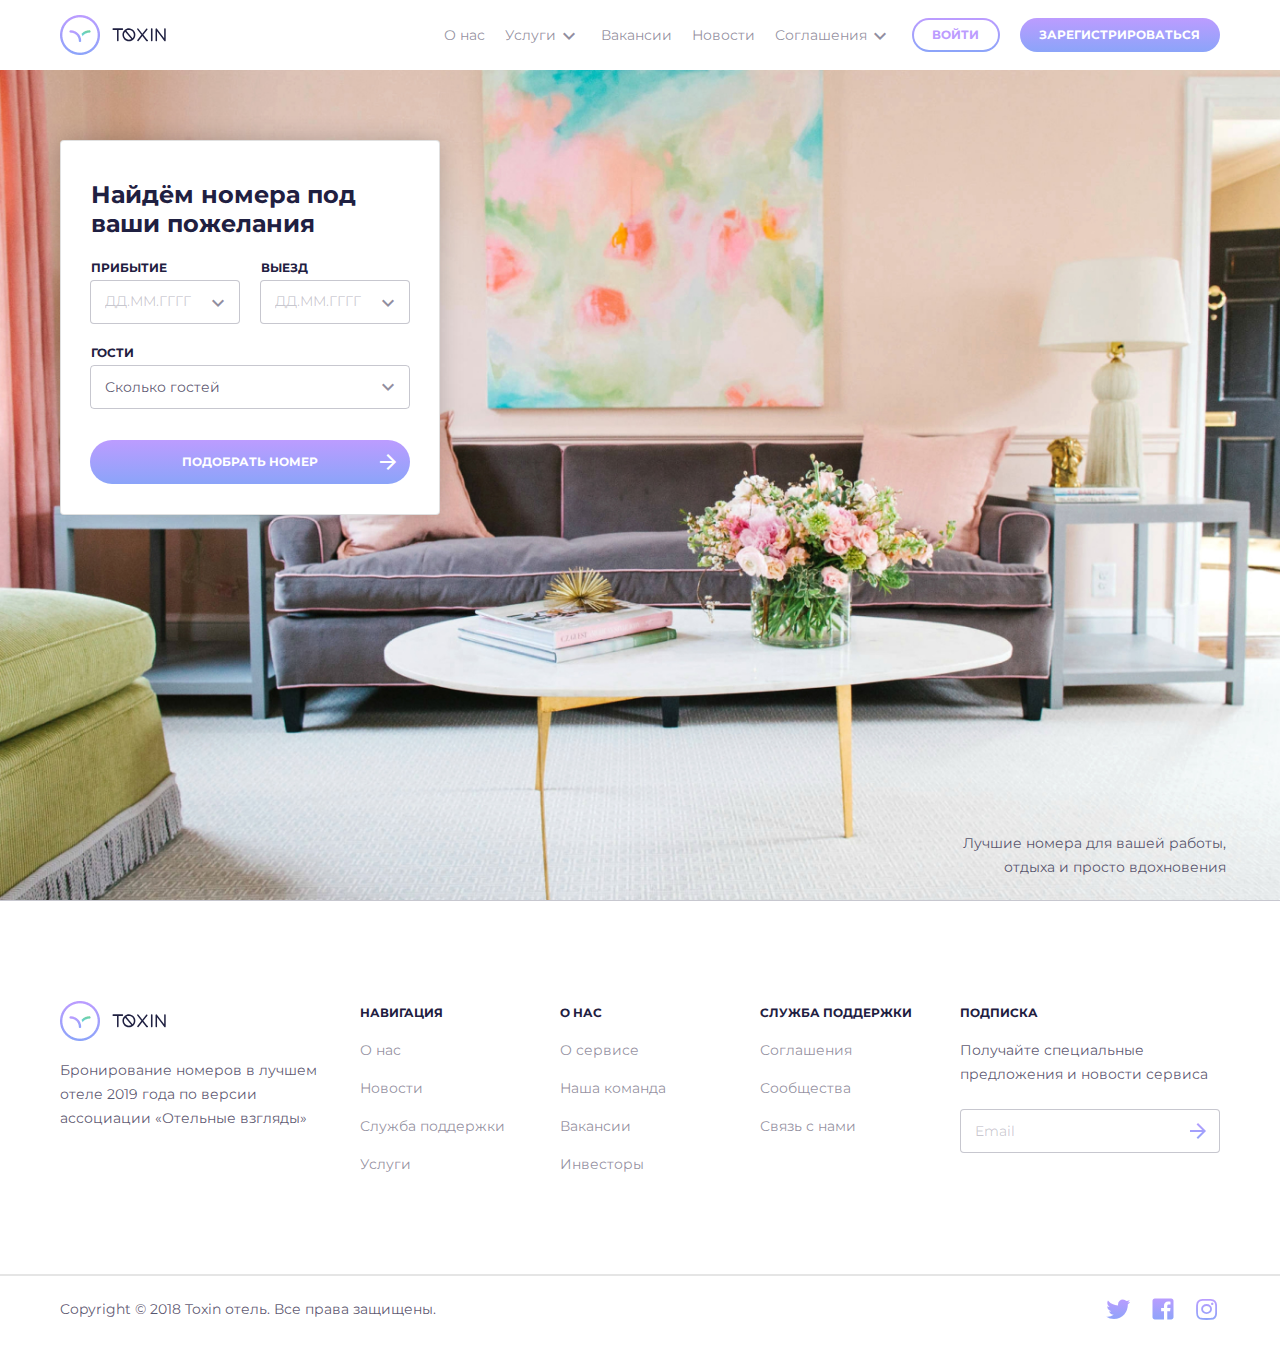
<file: index.html>
<!DOCTYPE html>
<html lang="en">
  <head>
    <meta charset="UTF-8">
    <meta name="viewport" content="width=device-width, initial-scale=1.0">
    <title>Landing page</title>
  <link href="/vendors.css" rel="stylesheet"><link href="/app.css" rel="stylesheet"></head>
  <body>
    <header class="header">
      <div class="container">
        <div class="nav-bar"><a class="logo-group" href="/"><img class="logo-img" src="./images/logo/logo.png"><img class="logo-text" src="./images/logo/TOXIN.svg"></a>
              <div class="nav main-menu"></div>
        </div>
      </div>
    </header>
    <section class="top-content">
      <div class="container">
        <div class="pick-up-a-room top-content__form">
          <div class="pick-up-a-room__title h1">Найдём номера под ваши пожелания</div>
          <div class="dropdown-calendar pick-up-a-room__calendar">
            <div class="dropdown-calendar__item">
              <label class="dropdown-calendar__label h3" for="start">Прибытие</label>
              <input class="date-start" type="text" id="start" placeholder="ДД.ММ.ГГГГ" data-range="true" autocomplete="off"><i class="dropdown-calendar__icon">expand_more</i>
            </div>
            <div class="dropdown-calendar__item">
              <label class="dropdown-calendar__label h3" for="end">Выезд</label>
              <input class="date-end" type="text" id="end" placeholder="ДД.ММ.ГГГГ" data-range="true" autocomplete="off"><i class="dropdown-calendar__icon">expand_more</i>
            </div>
          </div>
          <div class="dropdown pick-up-a-room__dropdown">
            <h3 class="dropdown-title">Гости</h3>
            <div class="dropdown-list dropdown--guest">
              <div class="dropdown__header">
                <div class="dropdown__header-value" data-title="Сколько гостей">Сколько гостей</div><i class="dropdown__icon">expand_more</i>
              </div>
              <div class="dropdown__list-items">
                <div class="dropdown__item">
                  <p class="dropdown__item-title">взрослые</p>
                  <div class="dropdown__input-control">
                    <button class="minus" disabled>-</button>
                    <input class="input" type="number" min="0" max="10" step="1" value="0">
                    <button class="plus">+</button>
                  </div>
                </div>
                <div class="dropdown__item">
                  <p class="dropdown__item-title">дети</p>
                  <div class="dropdown__input-control">
                    <button class="minus" disabled>-</button>
                    <input class="input" type="number" min="0" max="10" step="1" value="0">
                    <button class="plus">+</button>
                  </div>
                </div>
                <div class="dropdown__item">
                  <p class="dropdown__item-title">младенцы</p>
                  <div class="dropdown__input-control">
                    <button class="minus" disabled>-</button>
                    <input class="input" type="number" min="0" max="10" step="1" value="0">
                    <button class="plus">+</button>
                  </div>
                </div>
                <div class="dropdown__button-block"><a class="button-link dropdown__clear">Очистить</a><a class="button-link dropdown__apply">Применить</a>
                </div>
              </div>
            </div>
          </div><a class="button-100 pick-up-a-room__button" href="https://ovchinin.github.io/search-room.html">подобрать номер<i class="button__icon">arrow_forward</i></a>
        </div>
        <div class="top-content__info">Лучшие номера для вашей работы, отдыха и просто вдохновения</div>
      </div>
    </section>
    <footer>
      <div class="footer__top">
        <div class="container">
          <div class="footer__left-bar">
            <div class="logo-group"><img class="logo-img" src="./images/logo/logo.png"><img class="logo-text" src="./images/logo/TOXIN.svg"></div>
            <div class="footer__left-bar-info">Бронирование номеров в лучшем отеле 2019 года по версии ассоциации «Отельные взгляды»</div>
          </div>
              <div class="footer-menu"></div>
          <div class="footer__right-bar">
            <div class="footer__right-bar-title h3">Подписка</div>
            <div class="footer__right-bar-info">Получайте специальные предложения и новости сервиса</div>
                <div class="text-field">
                  <input class="text-field__input" type="text" id="name label" name="name label" placeholder="Email"><i class="input__icon">arrow_forward</i>
                </div>
          </div>
        </div>
      </div>
      <div class="copyright-bar">
        <div class="container">
              <div class="copyright">Copyright © 2018 Toxin отель. Все права защищены.</div>
              <div class="social-links"><a class="social-links__link" href="#"><i class="fab fa-twitter"></i></a><a class="social-links__link" href="#"><img class="icon-img" src="./images/facebook-icon.svg" alt="social-icon"></a><a class="social-links__link" href="#"><i class="fab fa-instagram"></i></a>
              </div>
        </div>
      </div>
    </footer>
  <script src="/vendors.js"></script><script src="/app.js"></script></body>
</html>
</file>
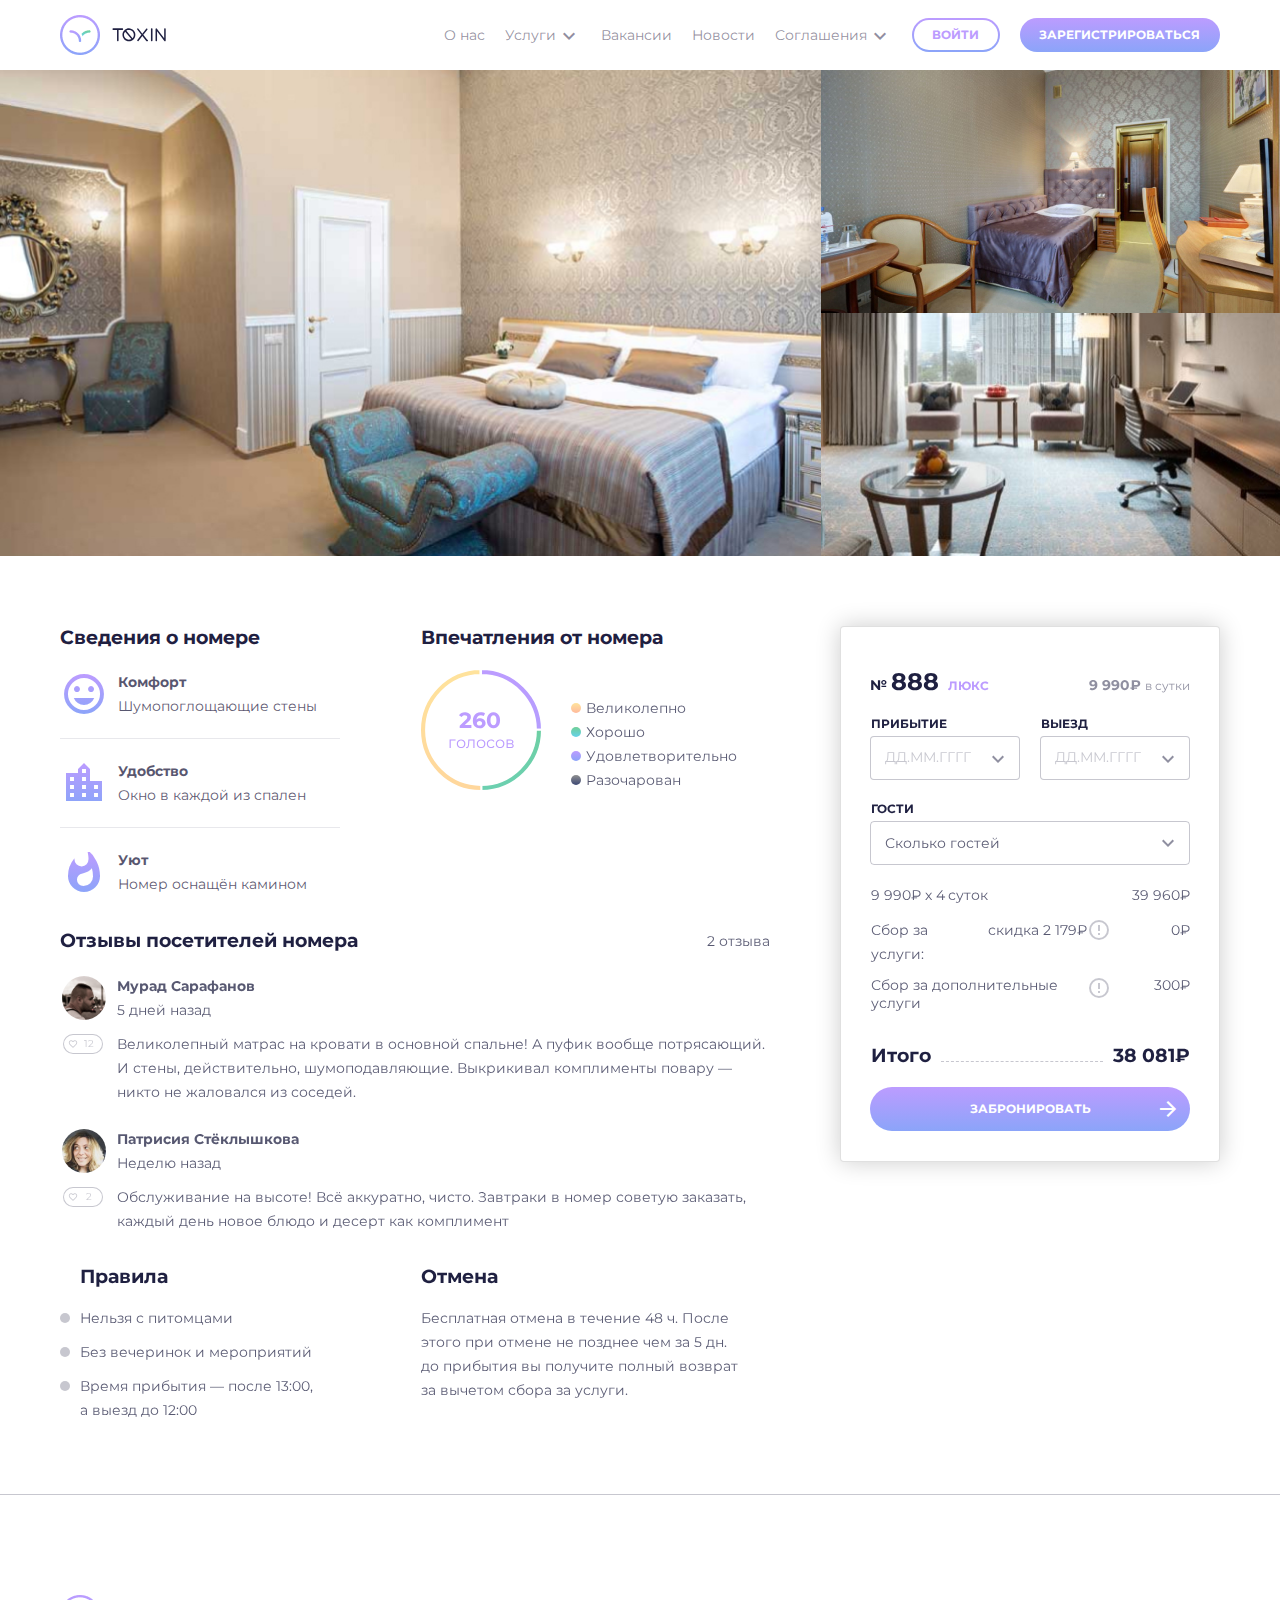
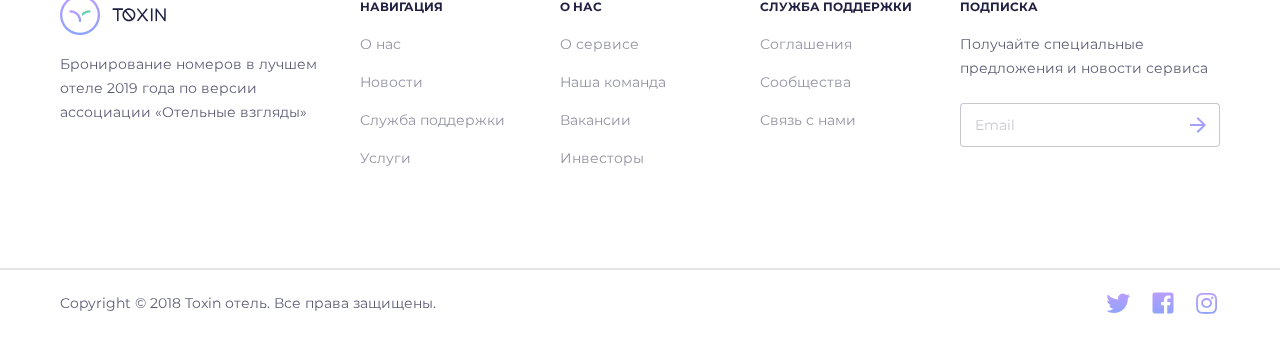
<file: room-details.html>
<!DOCTYPE html>
<html lang="en">
  <head>
    <meta charset="UTF-8">
    <meta name="viewport" content="width=device-width, initial-scale=1.0">
    <title>Room details</title>
  <link href="/vendors.css" rel="stylesheet"><link href="/app.css" rel="stylesheet"></head>
  <body>
    <header class="header">
      <div class="container">
        <div class="nav-bar"><a class="logo-group" href="/"><img class="logo-img" src="./images/logo/logo.png"><img class="logo-text" src="./images/logo/TOXIN.svg"></a>
              <div class="nav main-menu"></div>
        </div>
      </div>
    </header>
    <section class="room-details">
      <div class="room-gallery">
        <div class="room-gallery__item"><img class="room-gallery__img" src="/images/room-gallery/image.jpg" alt="room-image 1"></div>
        <div class="room-gallery__item"><img class="room-gallery__img" src="/images/room-gallery/image 2.jpg" alt="room-image 2"></div>
        <div class="room-gallery__item"><img class="room-gallery__img" src="/images/room-gallery/image 3.jpg" alt="room-image 3"></div>
      </div>
      <div class="container">
        <div class="left-block">
          <div class="wrap-block">
            <div class="advantages-wrap">
              <div class="advantages__header-title">Сведения о номере</div>
              <div class="advantages">
                <div class="advantages__item"><i class="advantages__icon">insert_emoticon</i>
                  <div class="advantages__info">
                    <div class="advantages__title">Комфорт</div>
                    <div class="advantages__descr">Шумопоглощающие стены</div>
                  </div>
                </div>
                <div class="advantages__item"><i class="advantages__icon">location_city</i>
                  <div class="advantages__info">
                    <div class="advantages__title">Удобство</div>
                    <div class="advantages__descr">Окно в каждой из спален</div>
                  </div>
                </div>
                <div class="advantages__item"><i class="advantages__icon">whatshot</i>
                  <div class="advantages__info">
                    <div class="advantages__title">Уют</div>
                    <div class="advantages__descr">Номер оснащён камином</div>
                  </div>
                </div>
              </div>
            </div>
            <div class="impressions-wrap">
              <div class="advantages__header-title">Впечатления от номера</div>
              <div class="chart">
                <canvas class="myChart" id="myChart" width="124" height="124"></canvas>
                <div class="labels" id="labels"></div>
              </div>
            </div>
          </div>
          <div class="wrap-reviews">
            <div class="reviews__header">
              <div class="reviews__header-title">Отзывы посетителей номера</div>
              <div class="reviews__length">2 отзыва</div>
            </div>
            <div class="reviews">
              <div class="reviews__item">
                <div class="reviews__left-block"><img class="reviews__photo" src="/images/review/image.png" alt="">
                  <div class="reviews__like">
                    <div class="like-button"><i class="material-icons like-button__icon">favorite_border</i>
                      <input class="like-button__input" type="number" id="like" name="like" value="12">
                    </div>
                  </div>
                </div>
                <div class="reviews__right-block">
                  <div class="reviews__name">Мурад Сарафанов</div>
                  <div class="reviews__date">5 дней назад</div>
                  <div class="reviews__review">Великолепный матрас на кровати в основной спальне! А пуфик вообще потрясающий. И стены, действительно, шумоподавляющие. Выкрикивал комплименты повару — никто не жаловался из соседей.</div>
                </div>
              </div>
              <div class="reviews__item">
                <div class="reviews__left-block"><img class="reviews__photo" src="/images/review/avatar2.png" alt="">
                  <div class="reviews__like">
                    <div class="like-button"><i class="material-icons like-button__icon">favorite_border</i>
                      <input class="like-button__input" type="number" id="like" name="like" value="2">
                    </div>
                  </div>
                </div>
                <div class="reviews__right-block">
                  <div class="reviews__name">Патрисия Стёклышкова</div>
                  <div class="reviews__date">Неделю назад</div>
                  <div class="reviews__review">Обслуживание на высоте! Всё аккуратно, чисто. Завтраки в номер советую заказать, каждый день новое блюдо и десерт как комплимент</div>
                </div>
              </div>
            </div>
            <div class="block-groups">
              <div class="bullet-list">
                <div class="bullet-list__title">Правила</div>
                <ul class="bullet-list__items">
                  <li class="bullet-list__item">Нельзя с питомцами</li>
                  <li class="bullet-list__item">Без вечеринок и мероприятий</li>
                  <li class="bullet-list__item">Время прибытия — после 13:00, а выезд до 12:00</li>
                </ul>
              </div>
              <div class="block-groups__right"> 
                <div class="block-groups__right-title">Отмена</div>
                <div class="block-groups__right-info">Бесплатная отмена в течение 48 ч. После этого при отмене не позднее чем за 5 дн. до прибытия вы получите полный возврат за вычетом сбора за услуги.</div>
              </div>
            </div>
          </div>
        </div>
        <div class="right-block">
          <div class="booking-form">
            <div class="booking-form__header">
              <div class="booking-form__number-group"><span class="booking-form__number">№</span><span class="booking-form__number-item">888</span><span class="booking-form__number-category">люкс</span></div>
              <div class="booking-form__number-price-group"><span class="booking-form__number-price">9 990</span><span class="booking-form__number-currency-type">₽</span><span class="booking-form__number-per-day">в сутки</span></div>
            </div>
            <div class="dropdown-calendar booking-form__calendar">
              <div class="dropdown-calendar__item">
                <label class="dropdown-calendar__label h3" for="start">Прибытие</label>
                <input class="date-start" type="text" id="start" placeholder="ДД.ММ.ГГГГ" data-range="true" autocomplete="off"><i class="dropdown-calendar__icon">expand_more</i>
              </div>
              <div class="dropdown-calendar__item">
                <label class="dropdown-calendar__label h3" for="end">Выезд</label>
                <input class="date-end" type="text" id="end" placeholder="ДД.ММ.ГГГГ" data-range="true" autocomplete="off"><i class="dropdown-calendar__icon">expand_more</i>
              </div>
            </div>
            <div class="dropdown booking-form__guest">
              <h3 class="dropdown-title">Гости</h3>
              <div class="dropdown-list dropdown--guest">
                <div class="dropdown__header">
                  <div class="dropdown__header-value" data-title="Сколько гостей">Сколько гостей</div><i class="dropdown__icon">expand_more</i>
                </div>
                <div class="dropdown__list-items">
                  <div class="dropdown__item">
                    <p class="dropdown__item-title">взрослые</p>
                    <div class="dropdown__input-control">
                      <button class="minus" disabled>-</button>
                      <input class="input" type="number" min="0" max="10" step="1" value="0">
                      <button class="plus">+</button>
                    </div>
                  </div>
                  <div class="dropdown__item">
                    <p class="dropdown__item-title">дети</p>
                    <div class="dropdown__input-control">
                      <button class="minus" disabled>-</button>
                      <input class="input" type="number" min="0" max="10" step="1" value="0">
                      <button class="plus">+</button>
                    </div>
                  </div>
                  <div class="dropdown__item">
                    <p class="dropdown__item-title">младенцы</p>
                    <div class="dropdown__input-control">
                      <button class="minus" disabled>-</button>
                      <input class="input" type="number" min="0" max="10" step="1" value="0">
                      <button class="plus">+</button>
                    </div>
                  </div>
                  <div class="dropdown__button-block"><a class="button-link dropdown__clear">Очистить</a><a class="button-link dropdown__apply">Применить</a>
                  </div>
                </div>
              </div>
            </div>
            <div class="booking-form__calculator">
              <div class="booking-form__room-price-group">
                <div class="booking-form__left-group">
                  <div class="booking-form__room-price"><span class="booking-form__price">9 990</span><span class="booking-form__currency-type">₽</span><span class="booking-form__separator">х</span></div>
                  <div class="booking-form__days">
                    <div class="booking-form__days">4</div>
                    <div class="booking-form__days-label">суток</div>
                  </div>
                </div>
                <div class="booking-form__preliminary-price"><span class="booking-form__price">39 960</span><span class="booking-form__currency-type">₽</span></div>
              </div>
              <div class="booking-form__service-fee-group">
                <div class="booking-form__left-group"><span class="booking-form__service-fee-description">Сбор за услуги: </span>
                  <div class="booking-form__service-fee-info"><span class="booking-form__service-fee-info-type">скидка </span><span class="booking-form__service-fee-info-price">2 179</span><span class="booking-form__service-fee-info-currency-type">₽</span><i class="material-icons booking-form__info-icon">error_outline</i></div>
                </div>
                <div class="booking-form__preliminary-price"><span class="booking-form__price">0</span><span class="booking-form__currency-type">₽</span></div>
              </div>
              <div class="booking-form__extra-charges-group">
                <div class="booking-form__left-group">
                  <div class="booking-form__extra-charges-description">Сбор за дополнительные услуги</div><i class="material-icons booking-form__info-icon">error_outline</i>
                </div>
                <div class="booking-form__preliminary-price"><span class="booking-form__price">300</span><span class="booking-form__currency-type">₽</span></div>
              </div>
              <div class="booking-form__total-price-group">
                <div class="booking-form__total-price-info">Итого</div>
                <div class="booking-form__total-price-separator"></div>
                <div class="booking-form__total-price"><span class="booking-form__total-price-value">38 081</span><span class="booking-form__total-price-currency-type">₽</span></div>
              </div>
            </div><a class="button-100 booking-form__button">забронировать<i class="button__icon">arrow_forward</i></a>
          </div>
        </div>
      </div>
    </section>
    <footer>
      <div class="footer__top">
        <div class="container">
          <div class="footer__left-bar">
            <div class="logo-group"><img class="logo-img" src="./images/logo/logo.png"><img class="logo-text" src="./images/logo/TOXIN.svg"></div>
            <div class="footer__left-bar-info">Бронирование номеров в лучшем отеле 2019 года по версии ассоциации «Отельные взгляды»</div>
          </div>
              <div class="footer-menu"></div>
          <div class="footer__right-bar">
            <div class="footer__right-bar-title h3">Подписка</div>
            <div class="footer__right-bar-info">Получайте специальные предложения и новости сервиса</div>
                <div class="text-field">
                  <input class="text-field__input" type="text" id="name label" name="name label" placeholder="Email"><i class="input__icon">arrow_forward</i>
                </div>
          </div>
        </div>
      </div>
      <div class="copyright-bar">
        <div class="container">
              <div class="copyright">Copyright © 2018 Toxin отель. Все права защищены.</div>
              <div class="social-links"><a class="social-links__link" href="#"><i class="fab fa-twitter"></i></a><a class="social-links__link" href="#"><img class="icon-img" src="./images/facebook-icon.svg" alt="social-icon"></a><a class="social-links__link" href="#"><i class="fab fa-instagram"></i></a>
              </div>
        </div>
      </div>
    </footer>
  <script src="/vendors.js"></script><script src="/app.js"></script></body>
</html>
</file>
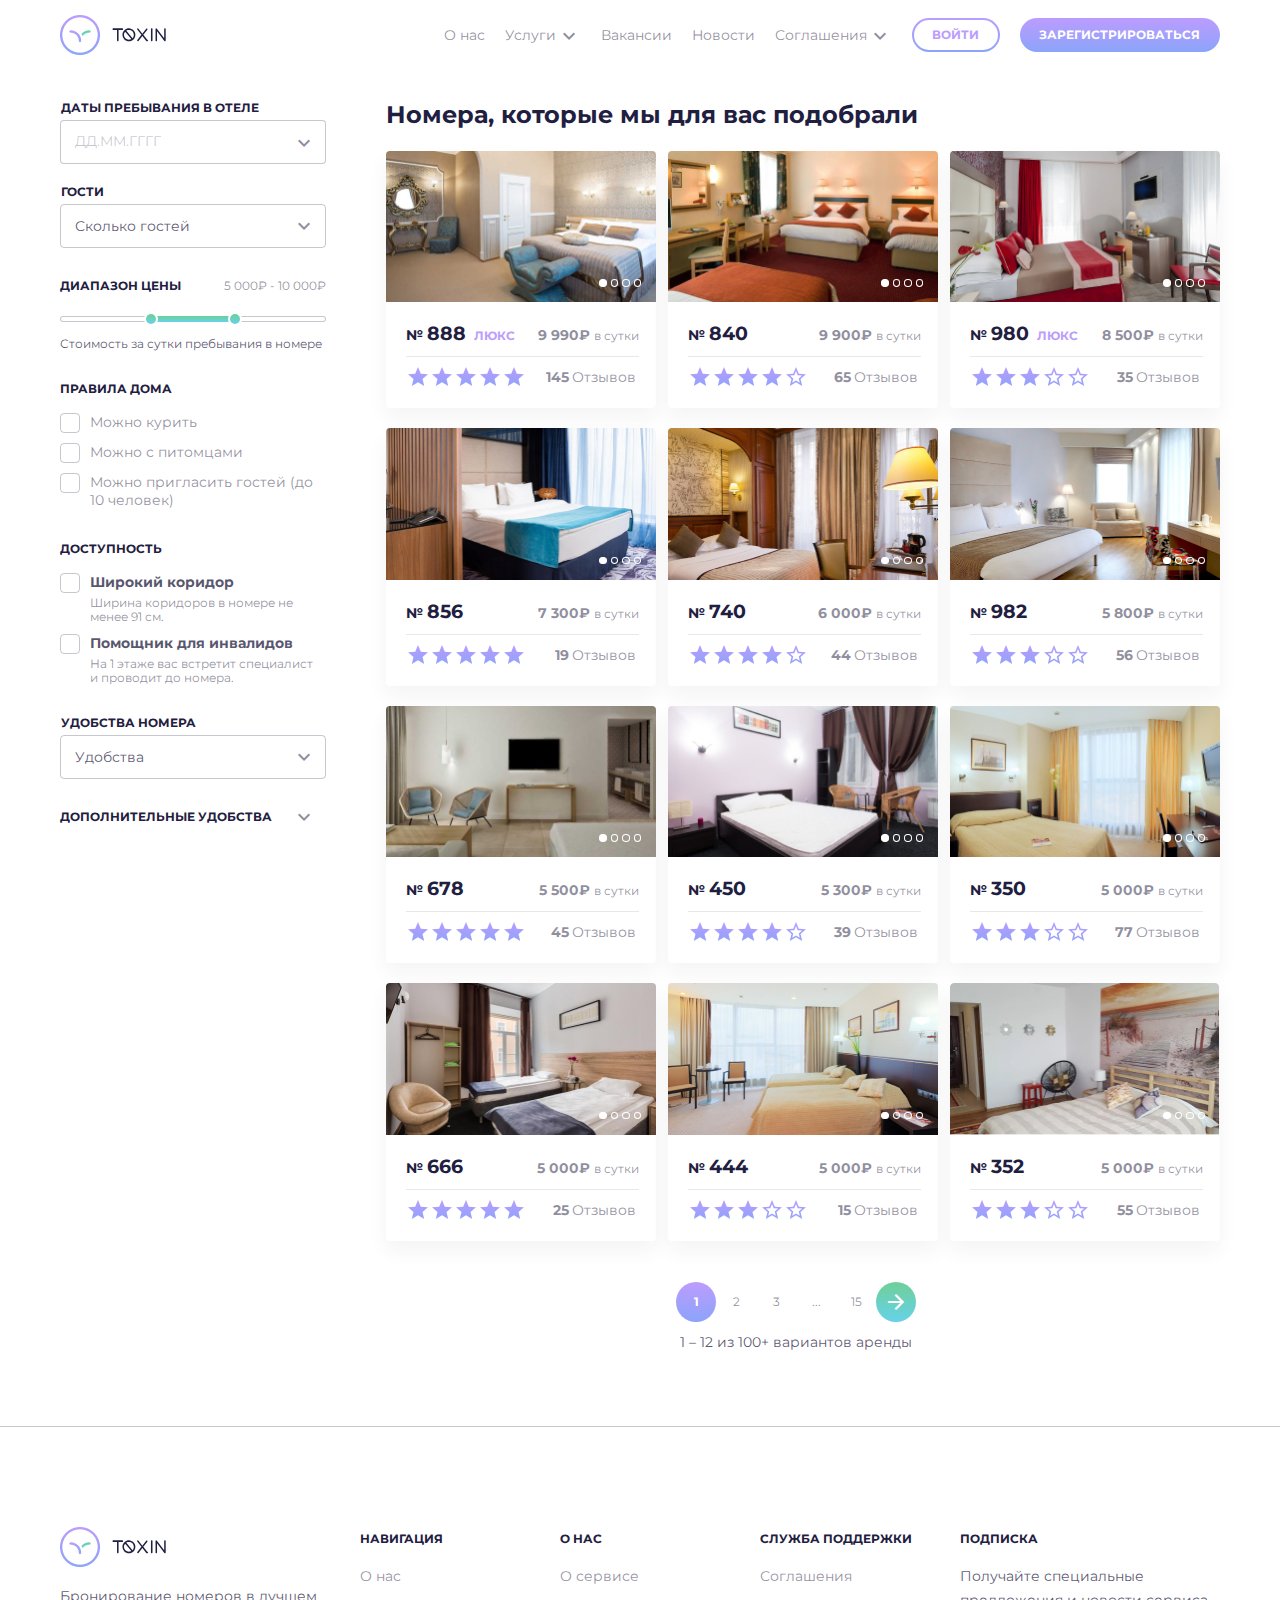
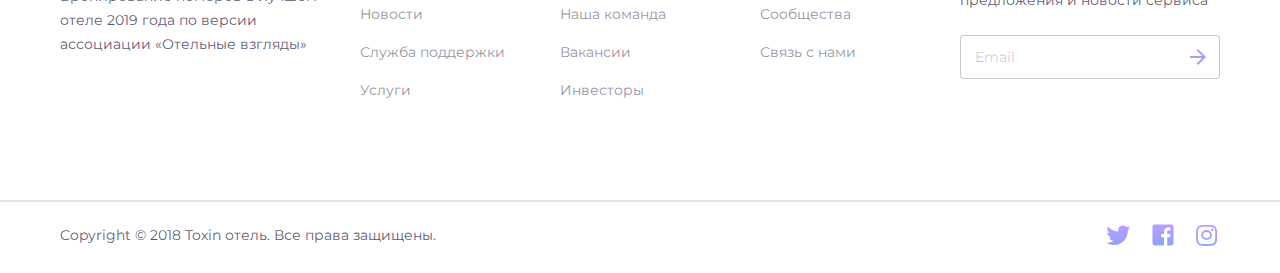
<file: search-room.html>
<!DOCTYPE html>
<html lang="en">
  <head>
    <meta charset="UTF-8">
    <meta name="viewport" content="width=device-width, initial-scale=1.0">
    <title>Search room</title>
  <link href="/vendors.css" rel="stylesheet"><link href="/app.css" rel="stylesheet"></head>
  <body>
    <header class="header">
      <div class="container">
        <div class="nav-bar"><a class="logo-group" href="/"><img class="logo-img" src="./images/logo/logo.png"><img class="logo-text" src="./images/logo/TOXIN.svg"></a>
              <div class="nav main-menu"></div>
        </div>
      </div>
    </header>
    <div class="container main-wrap">
      <section class="filters">
        <div class="dropdown-calendar">
          <div class="dropdown-calendar__item">
            <label class="dropdown-calendar__label h3" for="start">Даты пребывания в отеле</label>
            <input class="date-start" type="text" id="start" placeholder="ДД.ММ.ГГГГ" data-range="true" autocomplete="off"><i class="dropdown-calendar__icon">expand_more</i>
          </div>
        </div>
        <div class="dropdown filters__guest">
          <h3 class="dropdown-title">Гости</h3>
          <div class="dropdown-list dropdown--guest">
            <div class="dropdown__header">
              <div class="dropdown__header-value" data-title="Сколько гостей">Сколько гостей</div><i class="dropdown__icon">expand_more</i>
            </div>
            <div class="dropdown__list-items">
              <div class="dropdown__item">
                <p class="dropdown__item-title">взрослые</p>
                <div class="dropdown__input-control">
                  <button class="minus" disabled>-</button>
                  <input class="input" type="number" min="0" max="10" step="1" value="0">
                  <button class="plus">+</button>
                </div>
              </div>
              <div class="dropdown__item">
                <p class="dropdown__item-title">дети</p>
                <div class="dropdown__input-control">
                  <button class="minus" disabled>-</button>
                  <input class="input" type="number" min="0" max="10" step="1" value="0">
                  <button class="plus">+</button>
                </div>
              </div>
              <div class="dropdown__item">
                <p class="dropdown__item-title">младенцы</p>
                <div class="dropdown__input-control">
                  <button class="minus" disabled>-</button>
                  <input class="input" type="number" min="0" max="10" step="1" value="0">
                  <button class="plus">+</button>
                </div>
              </div>
              <div class="dropdown__button-block"><a class="button-link dropdown__clear">Очистить</a><a class="button-link dropdown__apply">Применить</a>
              </div>
            </div>
          </div>
        </div>
        <div class="price-slider">
          <h3 class="price-slider__title">диапазон цены</h3>
          <input class="range-slider" type="slider">
          <div class="price-slider__desc">Стоимость за сутки пребывания в номере</div>
        </div>
        <div class="checkbox-list checkbox-list--standart">
          <div class="checkbox-list__header">
            <h3 class="checkbox-list__title">правила дома</h3>
          </div>
          <div class="checkbox-list__items">
            <div class="checkbox">
              <input class="checkbox__input" type="checkbox" id="id-1">
              <label class="checkbox__label" for="id-1">Можно курить</label>
            </div>
            <div class="checkbox">
              <input class="checkbox__input" type="checkbox" id="id-2">
              <label class="checkbox__label" for="id-2">Можно с питомцами</label>
            </div>
            <div class="checkbox">
              <input class="checkbox__input" type="checkbox" id="id-3">
              <label class="checkbox__label" for="id-3">Можно пригласить гостей (до 10 человек)</label>
            </div>
          </div>
        </div>
        <div class="checkbox-list checkbox-list--standart filters__additional-amenities">
          <div class="checkbox-list__header">
            <h3 class="checkbox-list__title">доступность</h3>
          </div>
          <div class="checkbox-list__items">
            <div class="checkbox">
              <input class="checkbox__input" type="checkbox" id="id-10">
              <label class="checkbox__label" for="id-10"> 
                <div class="checkbox__title">Широкий коридор</div>
                <div class="checkbox__desc">Ширина коридоров в номере не менее 91 см.</div>
              </label>
            </div>
            <div class="checkbox">
              <input class="checkbox__input" type="checkbox" id="id-11">
              <label class="checkbox__label" for="id-11"> 
                <div class="checkbox__title">Помощник для инвалидов</div>
                <div class="checkbox__desc">На 1 этаже вас встретит специалист и проводит до номера.</div>
              </label>
            </div>
          </div>
        </div>
        <div class="dropdown filters__facilities">
          <h3 class="dropdown-title">Удобства номера</h3>
          <div class="dropdown-list dropdown--facilities">
            <div class="dropdown__header">
              <div class="dropdown__header-value" data-title="Удобства">Удобства</div><i class="dropdown__icon">expand_more</i>
            </div>
            <div class="dropdown__list-items">
              <div class="dropdown__item">
                <p class="dropdown__item-title">спальни</p>
                <div class="dropdown__input-control">
                  <button class="minus" disabled>-</button>
                  <input class="input" type="number" min="0" max="10" step="1" value="0">
                  <button class="plus">+</button>
                </div>
              </div>
              <div class="dropdown__item">
                <p class="dropdown__item-title">кровати</p>
                <div class="dropdown__input-control">
                  <button class="minus" disabled>-</button>
                  <input class="input" type="number" min="0" max="10" step="1" value="0">
                  <button class="plus">+</button>
                </div>
              </div>
              <div class="dropdown__item">
                <p class="dropdown__item-title">ванные комнаты</p>
                <div class="dropdown__input-control">
                  <button class="minus" disabled>-</button>
                  <input class="input" type="number" min="0" max="10" step="1" value="0">
                  <button class="plus">+</button>
                </div>
              </div>
              <div class="dropdown__button-block"><a class="button-link dropdown__clear">Очистить</a><a class="button-link dropdown__apply">Применить</a>
              </div>
            </div>
          </div>
        </div>
        <div class="checkbox-list checkbox-list--dropwown">
          <div class="checkbox-list__header">
            <h3 class="checkbox-list__title">дополнительные удобства</h3><i class="checkbox-list__icon">expand_more</i>
          </div>
          <div class="checkbox-list__items">
            <div class="checkbox">
              <input class="checkbox__input" type="checkbox" id="id-4">
              <label class="checkbox__label" for="id-4">Завтрак</label>
            </div>
            <div class="checkbox">
              <input class="checkbox__input" type="checkbox" id="id-5">
              <label class="checkbox__label" for="id-5">Письменный стол</label>
            </div>
            <div class="checkbox">
              <input class="checkbox__input" type="checkbox" id="id-6">
              <label class="checkbox__label" for="id-6">Стул для кормления</label>
            </div>
            <div class="checkbox">
              <input class="checkbox__input" type="checkbox" id="id-7">
              <label class="checkbox__label" for="id-7">Кроватка</label>
            </div>
            <div class="checkbox">
              <input class="checkbox__input" type="checkbox" id="id-8">
              <label class="checkbox__label" for="id-8">Телевизор</label>
            </div>
            <div class="checkbox">
              <input class="checkbox__input" type="checkbox" id="id-9">
              <label class="checkbox__label" for="id-9">Шампунь</label>
            </div>
          </div>
        </div>
      </section>
      <section class="main-content">
        <div class="main-title h1">Номера, которые мы для вас подобрали</div>
        <div class="rooms"></div>
        <div class="pagination">
          <div class="pagination__info"></div>
        </div>
      </section>
    </div>
    <footer>
      <div class="footer__top">
        <div class="container">
          <div class="footer__left-bar">
            <div class="logo-group"><img class="logo-img" src="./images/logo/logo.png"><img class="logo-text" src="./images/logo/TOXIN.svg"></div>
            <div class="footer__left-bar-info">Бронирование номеров в лучшем отеле 2019 года по версии ассоциации «Отельные взгляды»</div>
          </div>
              <div class="footer-menu"></div>
          <div class="footer__right-bar">
            <div class="footer__right-bar-title h3">Подписка</div>
            <div class="footer__right-bar-info">Получайте специальные предложения и новости сервиса</div>
                <div class="text-field">
                  <input class="text-field__input" type="text" id="name label" name="name label" placeholder="Email"><i class="input__icon">arrow_forward</i>
                </div>
          </div>
        </div>
      </div>
      <div class="copyright-bar">
        <div class="container">
              <div class="copyright">Copyright © 2018 Toxin отель. Все права защищены.</div>
              <div class="social-links"><a class="social-links__link" href="#"><i class="fab fa-twitter"></i></a><a class="social-links__link" href="#"><img class="icon-img" src="./images/facebook-icon.svg" alt="social-icon"></a><a class="social-links__link" href="#"><i class="fab fa-instagram"></i></a>
              </div>
        </div>
      </div>
    </footer>
  <script src="/vendors.js"></script><script src="/app.js"></script></body>
</html>
</file>
<file: vendors.css>
/**
Ion.RangeSlider, 2.3.1
© Denis Ineshin, 2010 - 2019, IonDen.com
Build date: 2019-12-19 16:51:02
*/
.irs {
  position: relative;
  display: block;
  -webkit-touch-callout: none;
  -webkit-user-select: none;
  -khtml-user-select: none;
  -moz-user-select: none;
  -ms-user-select: none;
  user-select: none;
  font-size: 12px;
  font-family: Arial, sans-serif;
}
.irs-line {
  position: relative;
  display: block;
  overflow: hidden;
  outline: none !important;
}
.irs-bar {
  position: absolute;
  display: block;
  left: 0;
  width: 0;
}
.irs-shadow {
  position: absolute;
  display: none;
  left: 0;
  width: 0;
}
.irs-handle {
  position: absolute;
  display: block;
  box-sizing: border-box;
  cursor: default;
  z-index: 1;
}
.irs-handle.type_last {
  z-index: 2;
}
.irs-min,
.irs-max {
  position: absolute;
  display: block;
  cursor: default;
}
.irs-min {
  left: 0;
}
.irs-max {
  right: 0;
}
.irs-from,
.irs-to,
.irs-single {
  position: absolute;
  display: block;
  top: 0;
  left: 0;
  cursor: default;
  white-space: nowrap;
}
.irs-grid {
  position: absolute;
  display: none;
  bottom: 0;
  left: 0;
  width: 100%;
  height: 20px;
}
.irs-with-grid .irs-grid {
  display: block;
}
.irs-grid-pol {
  position: absolute;
  top: 0;
  left: 0;
  width: 1px;
  height: 8px;
  background: #000;
}
.irs-grid-pol.small {
  height: 4px;
}
.irs-grid-text {
  position: absolute;
  bottom: 0;
  left: 0;
  white-space: nowrap;
  text-align: center;
  font-size: 9px;
  line-height: 9px;
  padding: 0 3px;
  color: #000;
}
.irs-disable-mask {
  position: absolute;
  display: block;
  top: 0;
  left: -1%;
  width: 102%;
  height: 100%;
  cursor: default;
  background: rgba(0, 0, 0, 0);
  z-index: 2;
}
.lt-ie9 .irs-disable-mask {
  background: #000;
  filter: alpha(opacity=0);
  cursor: not-allowed;
}
.irs-disabled {
  opacity: 0.4;
}
.irs-hidden-input {
  position: absolute !important;
  display: block !important;
  top: 0 !important;
  left: 0 !important;
  width: 0 !important;
  height: 0 !important;
  font-size: 0 !important;
  line-height: 0 !important;
  padding: 0 !important;
  margin: 0 !important;
  overflow: hidden;
  outline: none !important;
  z-index: -9999 !important;
  background: none !important;
  border-style: solid !important;
  border-color: transparent !important;
}
.irs--flat {
  height: 40px;
}
.irs--flat.irs-with-grid {
  height: 60px;
}
.irs--flat .irs-line {
  top: 25px;
  height: 12px;
  background-color: #e1e4e9;
  border-radius: 4px;
}
.irs--flat .irs-bar {
  top: 25px;
  height: 12px;
  background-color: #ed5565;
}
.irs--flat .irs-bar--single {
  border-radius: 4px 0 0 4px;
}
.irs--flat .irs-shadow {
  height: 1px;
  bottom: 16px;
  background-color: #e1e4e9;
}
.irs--flat .irs-handle {
  top: 22px;
  width: 16px;
  height: 18px;
  background-color: transparent;
}
.irs--flat .irs-handle > i:first-child {
  position: absolute;
  display: block;
  top: 0;
  left: 50%;
  width: 2px;
  height: 100%;
  margin-left: -1px;
  background-color: #da4453;
}
.irs--flat .irs-handle.state_hover > i:first-child,
.irs--flat .irs-handle:hover > i:first-child {
  background-color: #a43540;
}
.irs--flat .irs-min,
.irs--flat .irs-max {
  top: 0;
  padding: 1px 3px;
  color: #999;
  font-size: 10px;
  line-height: 1.333;
  text-shadow: none;
  background-color: #e1e4e9;
  border-radius: 4px;
}
.irs--flat .irs-from,
.irs--flat .irs-to,
.irs--flat .irs-single {
  color: white;
  font-size: 10px;
  line-height: 1.333;
  text-shadow: none;
  padding: 1px 5px;
  background-color: #ed5565;
  border-radius: 4px;
}
.irs--flat .irs-from:before,
.irs--flat .irs-to:before,
.irs--flat .irs-single:before {
  position: absolute;
  display: block;
  content: "";
  bottom: -6px;
  left: 50%;
  width: 0;
  height: 0;
  margin-left: -3px;
  overflow: hidden;
  border: 3px solid transparent;
  border-top-color: #ed5565;
}
.irs--flat .irs-grid-pol {
  background-color: #e1e4e9;
}
.irs--flat .irs-grid-text {
  color: #999;
}
.irs--big {
  height: 55px;
}
.irs--big.irs-with-grid {
  height: 70px;
}
.irs--big .irs-line {
  top: 33px;
  height: 12px;
  background-color: white;
  background: linear-gradient(to bottom, #ddd -50%, white 150%);
  border: 1px solid #ccc;
  border-radius: 12px;
}
.irs--big .irs-bar {
  top: 33px;
  height: 12px;
  background-color: #92bce0;
  border: 1px solid #428bca;
  background: linear-gradient(to bottom, #ffffff 0%, #428bca 30%, #b9d4ec 100%);
  box-shadow: inset 0 0 1px 1px rgba(255, 255, 255, 0.5);
}
.irs--big .irs-bar--single {
  border-radius: 12px 0 0 12px;
}
.irs--big .irs-shadow {
  height: 1px;
  bottom: 16px;
  background-color: rgba(66, 139, 202, 0.5);
}
.irs--big .irs-handle {
  top: 25px;
  width: 30px;
  height: 30px;
  border: 1px solid rgba(0, 0, 0, 0.3);
  background-color: #cbcfd5;
  background: linear-gradient(to bottom, white 0%, #B4B9BE 30%, white 100%);
  box-shadow: 1px 1px 2px rgba(0, 0, 0, 0.2), inset 0 0 3px 1px white;
  border-radius: 30px;
}
.irs--big .irs-handle.state_hover,
.irs--big .irs-handle:hover {
  border-color: rgba(0, 0, 0, 0.45);
  background-color: #939ba7;
  background: linear-gradient(to bottom, white 0%, #919BA5 30%, white 100%);
}
.irs--big .irs-min,
.irs--big .irs-max {
  top: 0;
  padding: 1px 5px;
  color: white;
  text-shadow: none;
  background-color: #9f9f9f;
  border-radius: 3px;
}
.irs--big .irs-from,
.irs--big .irs-to,
.irs--big .irs-single {
  color: white;
  text-shadow: none;
  padding: 1px 5px;
  background-color: #428bca;
  background: linear-gradient(to bottom, #428bca 0%, #3071a9 100%);
  border-radius: 3px;
}
.irs--big .irs-grid-pol {
  background-color: #428bca;
}
.irs--big .irs-grid-text {
  color: #428bca;
}
.irs--modern {
  height: 55px;
}
.irs--modern.irs-with-grid {
  height: 55px;
}
.irs--modern .irs-line {
  top: 25px;
  height: 5px;
  background-color: #d1d6e0;
  background: linear-gradient(to bottom, #e0e4ea 0%, #d1d6e0 100%);
  border: 1px solid #a3adc1;
  border-bottom-width: 0;
  border-radius: 5px;
}
.irs--modern .irs-bar {
  top: 25px;
  height: 5px;
  background: #20b426;
  background: linear-gradient(to bottom, #20b426 0%, #18891d 100%);
}
.irs--modern .irs-bar--single {
  border-radius: 5px 0 0 5px;
}
.irs--modern .irs-shadow {
  height: 1px;
  bottom: 21px;
  background-color: rgba(209, 214, 224, 0.5);
}
.irs--modern .irs-handle {
  top: 37px;
  width: 12px;
  height: 13px;
  border: 1px solid #a3adc1;
  border-top-width: 0;
  box-shadow: 1px 1px 1px rgba(0, 0, 0, 0.1);
  border-radius: 0 0 3px 3px;
}
.irs--modern .irs-handle > i:nth-child(1) {
  position: absolute;
  display: block;
  top: -4px;
  left: 1px;
  width: 6px;
  height: 6px;
  border: 1px solid #a3adc1;
  background: white;
  transform: rotate(45deg);
}
.irs--modern .irs-handle > i:nth-child(2) {
  position: absolute;
  display: block;
  box-sizing: border-box;
  top: 0;
  left: 0;
  width: 10px;
  height: 12px;
  background: #e9e6e6;
  background: linear-gradient(to bottom, white 0%, #e9e6e6 100%);
  border-radius: 0 0 3px 3px;
}
.irs--modern .irs-handle > i:nth-child(3) {
  position: absolute;
  display: block;
  box-sizing: border-box;
  top: 3px;
  left: 3px;
  width: 4px;
  height: 5px;
  border-left: 1px solid #a3adc1;
  border-right: 1px solid #a3adc1;
}
.irs--modern .irs-handle.state_hover,
.irs--modern .irs-handle:hover {
  border-color: #7685a2;
  background: #c3c7cd;
  background: linear-gradient(to bottom, #ffffff 0%, #919ba5 30%, #ffffff 100%);
}
.irs--modern .irs-handle.state_hover > i:nth-child(1),
.irs--modern .irs-handle:hover > i:nth-child(1) {
  border-color: #7685a2;
}
.irs--modern .irs-handle.state_hover > i:nth-child(3),
.irs--modern .irs-handle:hover > i:nth-child(3) {
  border-color: #48536a;
}
.irs--modern .irs-min,
.irs--modern .irs-max {
  top: 0;
  font-size: 10px;
  line-height: 1.333;
  text-shadow: none;
  padding: 1px 5px;
  color: white;
  background-color: #d1d6e0;
  border-radius: 5px;
}
.irs--modern .irs-from,
.irs--modern .irs-to,
.irs--modern .irs-single {
  font-size: 10px;
  line-height: 1.333;
  text-shadow: none;
  padding: 1px 5px;
  background-color: #20b426;
  color: white;
  border-radius: 5px;
}
.irs--modern .irs-from:before,
.irs--modern .irs-to:before,
.irs--modern .irs-single:before {
  position: absolute;
  display: block;
  content: "";
  bottom: -6px;
  left: 50%;
  width: 0;
  height: 0;
  margin-left: -3px;
  overflow: hidden;
  border: 3px solid transparent;
  border-top-color: #20b426;
}
.irs--modern .irs-grid {
  height: 25px;
}
.irs--modern .irs-grid-pol {
  background-color: #dedede;
}
.irs--modern .irs-grid-text {
  color: silver;
  font-size: 13px;
}
.irs--sharp {
  height: 50px;
  font-size: 12px;
  line-height: 1;
}
.irs--sharp.irs-with-grid {
  height: 57px;
}
.irs--sharp .irs-line {
  top: 30px;
  height: 2px;
  background-color: black;
  border-radius: 2px;
}
.irs--sharp .irs-bar {
  top: 30px;
  height: 2px;
  background-color: #ee22fa;
}
.irs--sharp .irs-bar--single {
  border-radius: 2px 0 0 2px;
}
.irs--sharp .irs-shadow {
  height: 1px;
  bottom: 21px;
  background-color: rgba(0, 0, 0, 0.5);
}
.irs--sharp .irs-handle {
  top: 25px;
  width: 10px;
  height: 10px;
  background-color: #a804b2;
}
.irs--sharp .irs-handle > i:first-child {
  position: absolute;
  display: block;
  top: 100%;
  left: 0;
  width: 0;
  height: 0;
  border: 5px solid transparent;
  border-top-color: #a804b2;
}
.irs--sharp .irs-handle.state_hover,
.irs--sharp .irs-handle:hover {
  background-color: black;
}
.irs--sharp .irs-handle.state_hover > i:first-child,
.irs--sharp .irs-handle:hover > i:first-child {
  border-top-color: black;
}
.irs--sharp .irs-min,
.irs--sharp .irs-max {
  color: white;
  font-size: 14px;
  line-height: 1;
  top: 0;
  padding: 3px 4px;
  opacity: 0.4;
  background-color: #a804b2;
  border-radius: 2px;
}
.irs--sharp .irs-from,
.irs--sharp .irs-to,
.irs--sharp .irs-single {
  font-size: 14px;
  line-height: 1;
  text-shadow: none;
  padding: 3px 4px;
  background-color: #a804b2;
  color: white;
  border-radius: 2px;
}
.irs--sharp .irs-from:before,
.irs--sharp .irs-to:before,
.irs--sharp .irs-single:before {
  position: absolute;
  display: block;
  content: "";
  bottom: -6px;
  left: 50%;
  width: 0;
  height: 0;
  margin-left: -3px;
  overflow: hidden;
  border: 3px solid transparent;
  border-top-color: #a804b2;
}
.irs--sharp .irs-grid {
  height: 25px;
}
.irs--sharp .irs-grid-pol {
  background-color: #dedede;
}
.irs--sharp .irs-grid-text {
  color: silver;
  font-size: 13px;
}
.irs--round {
  height: 50px;
}
.irs--round.irs-with-grid {
  height: 65px;
}
.irs--round .irs-line {
  top: 36px;
  height: 4px;
  background-color: #dee4ec;
  border-radius: 4px;
}
.irs--round .irs-bar {
  top: 36px;
  height: 4px;
  background-color: #006cfa;
}
.irs--round .irs-bar--single {
  border-radius: 4px 0 0 4px;
}
.irs--round .irs-shadow {
  height: 4px;
  bottom: 21px;
  background-color: rgba(222, 228, 236, 0.5);
}
.irs--round .irs-handle {
  top: 26px;
  width: 24px;
  height: 24px;
  border: 4px solid #006cfa;
  background-color: white;
  border-radius: 24px;
  box-shadow: 0 1px 3px rgba(0, 0, 255, 0.3);
}
.irs--round .irs-handle.state_hover,
.irs--round .irs-handle:hover {
  background-color: #f0f6ff;
}
.irs--round .irs-min,
.irs--round .irs-max {
  color: #333;
  font-size: 14px;
  line-height: 1;
  top: 0;
  padding: 3px 5px;
  background-color: rgba(0, 0, 0, 0.1);
  border-radius: 4px;
}
.irs--round .irs-from,
.irs--round .irs-to,
.irs--round .irs-single {
  font-size: 14px;
  line-height: 1;
  text-shadow: none;
  padding: 3px 5px;
  background-color: #006cfa;
  color: white;
  border-radius: 4px;
}
.irs--round .irs-from:before,
.irs--round .irs-to:before,
.irs--round .irs-single:before {
  position: absolute;
  display: block;
  content: "";
  bottom: -6px;
  left: 50%;
  width: 0;
  height: 0;
  margin-left: -3px;
  overflow: hidden;
  border: 3px solid transparent;
  border-top-color: #006cfa;
}
.irs--round .irs-grid {
  height: 25px;
}
.irs--round .irs-grid-pol {
  background-color: #dedede;
}
.irs--round .irs-grid-text {
  color: silver;
  font-size: 13px;
}
.irs--square {
  height: 50px;
}
.irs--square.irs-with-grid {
  height: 60px;
}
.irs--square .irs-line {
  top: 31px;
  height: 4px;
  background-color: #dedede;
}
.irs--square .irs-bar {
  top: 31px;
  height: 4px;
  background-color: black;
}
.irs--square .irs-shadow {
  height: 2px;
  bottom: 21px;
  background-color: #dedede;
}
.irs--square .irs-handle {
  top: 25px;
  width: 16px;
  height: 16px;
  border: 3px solid black;
  background-color: white;
  -webkit-transform: rotate(45deg);
  -ms-transform: rotate(45deg);
  transform: rotate(45deg);
}
.irs--square .irs-handle.state_hover,
.irs--square .irs-handle:hover {
  background-color: #f0f6ff;
}
.irs--square .irs-min,
.irs--square .irs-max {
  color: #333;
  font-size: 14px;
  line-height: 1;
  top: 0;
  padding: 3px 5px;
  background-color: rgba(0, 0, 0, 0.1);
}
.irs--square .irs-from,
.irs--square .irs-to,
.irs--square .irs-single {
  font-size: 14px;
  line-height: 1;
  text-shadow: none;
  padding: 3px 5px;
  background-color: black;
  color: white;
}
.irs--square .irs-grid {
  height: 25px;
}
.irs--square .irs-grid-pol {
  background-color: #dedede;
}
.irs--square .irs-grid-text {
  color: silver;
  font-size: 11px;
}

.datepicker--cell-day.-other-month-, .datepicker--cell-year.-other-decade- {
  color: #dedede; }
  .datepicker--cell-day.-other-month-:hover, .datepicker--cell-year.-other-decade-:hover {
    color: #c5c5c5; }
  .-disabled-.-focus-.datepicker--cell-day.-other-month-, .-disabled-.-focus-.datepicker--cell-year.-other-decade- {
    color: #dedede; }
  .-selected-.datepicker--cell-day.-other-month-, .-selected-.datepicker--cell-year.-other-decade- {
    color: #fff;
    background: #a2ddf6; }
    .-selected-.-focus-.datepicker--cell-day.-other-month-, .-selected-.-focus-.datepicker--cell-year.-other-decade- {
      background: #8ad5f4; }
  .-in-range-.datepicker--cell-day.-other-month-, .-in-range-.datepicker--cell-year.-other-decade- {
    background-color: rgba(92, 196, 239, 0.1);
    color: #cccccc; }
    .-in-range-.-focus-.datepicker--cell-day.-other-month-, .-in-range-.-focus-.datepicker--cell-year.-other-decade- {
      background-color: rgba(92, 196, 239, 0.2); }
  .datepicker--cell-day.-other-month-:empty, .datepicker--cell-year.-other-decade-:empty {
    background: none;
    border: none; }

/* -------------------------------------------------
    Datepicker cells
   ------------------------------------------------- */
.datepicker--cells {
  display: -webkit-flex;
  display: -ms-flexbox;
  display: flex;
  -webkit-flex-wrap: wrap;
      -ms-flex-wrap: wrap;
          flex-wrap: wrap; }

.datepicker--cell {
  border-radius: 4px;
  box-sizing: border-box;
  cursor: pointer;
  display: -webkit-flex;
  display: -ms-flexbox;
  display: flex;
  position: relative;
  -webkit-align-items: center;
      -ms-flex-align: center;
          align-items: center;
  -webkit-justify-content: center;
      -ms-flex-pack: center;
          justify-content: center;
  height: 32px;
  z-index: 1; }
  .datepicker--cell.-focus- {
    background: #f0f0f0; }
  .datepicker--cell.-current- {
    color: #4EB5E6; }
    .datepicker--cell.-current-.-focus- {
      color: #4a4a4a; }
    .datepicker--cell.-current-.-in-range- {
      color: #4EB5E6; }
  .datepicker--cell.-in-range- {
    background: rgba(92, 196, 239, 0.1);
    color: #4a4a4a;
    border-radius: 0; }
    .datepicker--cell.-in-range-.-focus- {
      background-color: rgba(92, 196, 239, 0.2); }
  .datepicker--cell.-disabled- {
    cursor: default;
    color: #aeaeae; }
    .datepicker--cell.-disabled-.-focus- {
      color: #aeaeae; }
    .datepicker--cell.-disabled-.-in-range- {
      color: #a1a1a1; }
    .datepicker--cell.-disabled-.-current-.-focus- {
      color: #aeaeae; }
  .datepicker--cell.-range-from- {
    border: 1px solid rgba(92, 196, 239, 0.5);
    background-color: rgba(92, 196, 239, 0.1);
    border-radius: 4px 0 0 4px; }
  .datepicker--cell.-range-to- {
    border: 1px solid rgba(92, 196, 239, 0.5);
    background-color: rgba(92, 196, 239, 0.1);
    border-radius: 0 4px 4px 0; }
  .datepicker--cell.-range-from-.-range-to- {
    border-radius: 4px; }
  .datepicker--cell.-selected- {
    color: #fff;
    border: none;
    background: #5cc4ef; }
    .datepicker--cell.-selected-.-current- {
      color: #fff;
      background: #5cc4ef; }
    .datepicker--cell.-selected-.-focus- {
      background: #45bced; }
  .datepicker--cell:empty {
    cursor: default; }

.datepicker--days-names {
  display: -webkit-flex;
  display: -ms-flexbox;
  display: flex;
  -webkit-flex-wrap: wrap;
      -ms-flex-wrap: wrap;
          flex-wrap: wrap;
  margin: 8px 0 3px; }

.datepicker--day-name {
  color: #FF9A19;
  display: -webkit-flex;
  display: -ms-flexbox;
  display: flex;
  -webkit-align-items: center;
      -ms-flex-align: center;
          align-items: center;
  -webkit-justify-content: center;
      -ms-flex-pack: center;
          justify-content: center;
  -webkit-flex: 1;
      -ms-flex: 1;
          flex: 1;
  text-align: center;
  text-transform: uppercase;
  font-size: .8em; }

.datepicker--cell-day {
  width: 14.28571%; }

.datepicker--cells-months {
  height: 170px; }

.datepicker--cell-month {
  width: 33.33%;
  height: 25%; }

.datepicker--years {
  height: 170px; }

.datepicker--cells-years {
  height: 170px; }

.datepicker--cell-year {
  width: 25%;
  height: 33.33%; }

.datepicker--cell-day.-other-month-, .datepicker--cell-year.-other-decade- {
  color: #dedede; }
  .datepicker--cell-day.-other-month-:hover, .datepicker--cell-year.-other-decade-:hover {
    color: #c5c5c5; }
  .-disabled-.-focus-.datepicker--cell-day.-other-month-, .-disabled-.-focus-.datepicker--cell-year.-other-decade- {
    color: #dedede; }
  .-selected-.datepicker--cell-day.-other-month-, .-selected-.datepicker--cell-year.-other-decade- {
    color: #fff;
    background: #a2ddf6; }
    .-selected-.-focus-.datepicker--cell-day.-other-month-, .-selected-.-focus-.datepicker--cell-year.-other-decade- {
      background: #8ad5f4; }
  .-in-range-.datepicker--cell-day.-other-month-, .-in-range-.datepicker--cell-year.-other-decade- {
    background-color: rgba(92, 196, 239, 0.1);
    color: #cccccc; }
    .-in-range-.-focus-.datepicker--cell-day.-other-month-, .-in-range-.-focus-.datepicker--cell-year.-other-decade- {
      background-color: rgba(92, 196, 239, 0.2); }
  .datepicker--cell-day.-other-month-:empty, .datepicker--cell-year.-other-decade-:empty {
    background: none;
    border: none; }

/* -------------------------------------------------
    Datepicker
   ------------------------------------------------- */
.datepickers-container {
  position: absolute;
  left: 0;
  top: 0; }
  @media print {
    .datepickers-container {
      display: none; } }

.datepicker {
  background: #fff;
  border: 1px solid #dbdbdb;
  box-shadow: 0 4px 12px rgba(0, 0, 0, 0.15);
  border-radius: 4px;
  box-sizing: content-box;
  font-family: Tahoma, sans-serif;
  font-size: 14px;
  color: #4a4a4a;
  width: 250px;
  position: absolute;
  left: -100000px;
  opacity: 0;
  transition: opacity 0.3s ease, left 0s 0.3s, -webkit-transform 0.3s ease;
  transition: opacity 0.3s ease, transform 0.3s ease, left 0s 0.3s;
  transition: opacity 0.3s ease, transform 0.3s ease, left 0s 0.3s, -webkit-transform 0.3s ease;
  z-index: 100; }
  .datepicker.-from-top- {
    -webkit-transform: translateY(-8px);
            transform: translateY(-8px); }
  .datepicker.-from-right- {
    -webkit-transform: translateX(8px);
            transform: translateX(8px); }
  .datepicker.-from-bottom- {
    -webkit-transform: translateY(8px);
            transform: translateY(8px); }
  .datepicker.-from-left- {
    -webkit-transform: translateX(-8px);
            transform: translateX(-8px); }
  .datepicker.active {
    opacity: 1;
    -webkit-transform: translate(0);
            transform: translate(0);
    transition: opacity 0.3s ease, left 0s 0s, -webkit-transform 0.3s ease;
    transition: opacity 0.3s ease, transform 0.3s ease, left 0s 0s;
    transition: opacity 0.3s ease, transform 0.3s ease, left 0s 0s, -webkit-transform 0.3s ease; }

.datepicker-inline .datepicker {
  border-color: #d7d7d7;
  box-shadow: none;
  position: static;
  left: auto;
  right: auto;
  opacity: 1;
  -webkit-transform: none;
          transform: none; }

.datepicker-inline .datepicker--pointer {
  display: none; }

.datepicker--content {
  box-sizing: content-box;
  padding: 4px; }
  .-only-timepicker- .datepicker--content {
    display: none; }

.datepicker--pointer {
  position: absolute;
  background: #fff;
  border-top: 1px solid #dbdbdb;
  border-right: 1px solid #dbdbdb;
  width: 10px;
  height: 10px;
  z-index: -1; }
  .-top-left- .datepicker--pointer, .-top-center- .datepicker--pointer, .-top-right- .datepicker--pointer {
    top: calc(100% - 4px);
    -webkit-transform: rotate(135deg);
            transform: rotate(135deg); }
  .-right-top- .datepicker--pointer, .-right-center- .datepicker--pointer, .-right-bottom- .datepicker--pointer {
    right: calc(100% - 4px);
    -webkit-transform: rotate(225deg);
            transform: rotate(225deg); }
  .-bottom-left- .datepicker--pointer, .-bottom-center- .datepicker--pointer, .-bottom-right- .datepicker--pointer {
    bottom: calc(100% - 4px);
    -webkit-transform: rotate(315deg);
            transform: rotate(315deg); }
  .-left-top- .datepicker--pointer, .-left-center- .datepicker--pointer, .-left-bottom- .datepicker--pointer {
    left: calc(100% - 4px);
    -webkit-transform: rotate(45deg);
            transform: rotate(45deg); }
  .-top-left- .datepicker--pointer, .-bottom-left- .datepicker--pointer {
    left: 10px; }
  .-top-right- .datepicker--pointer, .-bottom-right- .datepicker--pointer {
    right: 10px; }
  .-top-center- .datepicker--pointer, .-bottom-center- .datepicker--pointer {
    left: calc(50% - 10px / 2); }
  .-left-top- .datepicker--pointer, .-right-top- .datepicker--pointer {
    top: 10px; }
  .-left-bottom- .datepicker--pointer, .-right-bottom- .datepicker--pointer {
    bottom: 10px; }
  .-left-center- .datepicker--pointer, .-right-center- .datepicker--pointer {
    top: calc(50% - 10px / 2); }

.datepicker--body {
  display: none; }
  .datepicker--body.active {
    display: block; }

.datepicker--cell-day.-other-month-, .datepicker--cell-year.-other-decade- {
  color: #dedede; }
  .datepicker--cell-day.-other-month-:hover, .datepicker--cell-year.-other-decade-:hover {
    color: #c5c5c5; }
  .-disabled-.-focus-.datepicker--cell-day.-other-month-, .-disabled-.-focus-.datepicker--cell-year.-other-decade- {
    color: #dedede; }
  .-selected-.datepicker--cell-day.-other-month-, .-selected-.datepicker--cell-year.-other-decade- {
    color: #fff;
    background: #a2ddf6; }
    .-selected-.-focus-.datepicker--cell-day.-other-month-, .-selected-.-focus-.datepicker--cell-year.-other-decade- {
      background: #8ad5f4; }
  .-in-range-.datepicker--cell-day.-other-month-, .-in-range-.datepicker--cell-year.-other-decade- {
    background-color: rgba(92, 196, 239, 0.1);
    color: #cccccc; }
    .-in-range-.-focus-.datepicker--cell-day.-other-month-, .-in-range-.-focus-.datepicker--cell-year.-other-decade- {
      background-color: rgba(92, 196, 239, 0.2); }
  .datepicker--cell-day.-other-month-:empty, .datepicker--cell-year.-other-decade-:empty {
    background: none;
    border: none; }

/* -------------------------------------------------
    Navigation
   ------------------------------------------------- */
.datepicker--nav {
  display: -webkit-flex;
  display: -ms-flexbox;
  display: flex;
  -webkit-justify-content: space-between;
      -ms-flex-pack: justify;
          justify-content: space-between;
  border-bottom: 1px solid #efefef;
  min-height: 32px;
  padding: 4px; }
  .-only-timepicker- .datepicker--nav {
    display: none; }

.datepicker--nav-title,
.datepicker--nav-action {
  display: -webkit-flex;
  display: -ms-flexbox;
  display: flex;
  cursor: pointer;
  -webkit-align-items: center;
      -ms-flex-align: center;
          align-items: center;
  -webkit-justify-content: center;
      -ms-flex-pack: center;
          justify-content: center; }

.datepicker--nav-action {
  width: 32px;
  border-radius: 4px;
  -webkit-user-select: none;
     -moz-user-select: none;
      -ms-user-select: none;
          user-select: none; }
  .datepicker--nav-action:hover {
    background: #f0f0f0; }
  .datepicker--nav-action.-disabled- {
    visibility: hidden; }
  .datepicker--nav-action svg {
    width: 32px;
    height: 32px; }
  .datepicker--nav-action path {
    fill: none;
    stroke: #9c9c9c;
    stroke-width: 2px; }

.datepicker--nav-title {
  border-radius: 4px;
  padding: 0 8px; }
  .datepicker--nav-title i {
    font-style: normal;
    color: #9c9c9c;
    margin-left: 5px; }
  .datepicker--nav-title:hover {
    background: #f0f0f0; }
  .datepicker--nav-title.-disabled- {
    cursor: default;
    background: none; }

.datepicker--buttons {
  display: -webkit-flex;
  display: -ms-flexbox;
  display: flex;
  padding: 4px;
  border-top: 1px solid #efefef; }

.datepicker--button {
  color: #4EB5E6;
  cursor: pointer;
  border-radius: 4px;
  -webkit-flex: 1;
      -ms-flex: 1;
          flex: 1;
  display: -webkit-inline-flex;
  display: -ms-inline-flexbox;
  display: inline-flex;
  -webkit-justify-content: center;
      -ms-flex-pack: center;
          justify-content: center;
  -webkit-align-items: center;
      -ms-flex-align: center;
          align-items: center;
  height: 32px; }
  .datepicker--button:hover {
    color: #4a4a4a;
    background: #f0f0f0; }

.datepicker--cell-day.-other-month-, .datepicker--cell-year.-other-decade- {
  color: #dedede; }
  .datepicker--cell-day.-other-month-:hover, .datepicker--cell-year.-other-decade-:hover {
    color: #c5c5c5; }
  .-disabled-.-focus-.datepicker--cell-day.-other-month-, .-disabled-.-focus-.datepicker--cell-year.-other-decade- {
    color: #dedede; }
  .-selected-.datepicker--cell-day.-other-month-, .-selected-.datepicker--cell-year.-other-decade- {
    color: #fff;
    background: #a2ddf6; }
    .-selected-.-focus-.datepicker--cell-day.-other-month-, .-selected-.-focus-.datepicker--cell-year.-other-decade- {
      background: #8ad5f4; }
  .-in-range-.datepicker--cell-day.-other-month-, .-in-range-.datepicker--cell-year.-other-decade- {
    background-color: rgba(92, 196, 239, 0.1);
    color: #cccccc; }
    .-in-range-.-focus-.datepicker--cell-day.-other-month-, .-in-range-.-focus-.datepicker--cell-year.-other-decade- {
      background-color: rgba(92, 196, 239, 0.2); }
  .datepicker--cell-day.-other-month-:empty, .datepicker--cell-year.-other-decade-:empty {
    background: none;
    border: none; }

/* -------------------------------------------------
    Timepicker
   ------------------------------------------------- */
.datepicker--time {
  border-top: 1px solid #efefef;
  display: -webkit-flex;
  display: -ms-flexbox;
  display: flex;
  -webkit-align-items: center;
      -ms-flex-align: center;
          align-items: center;
  padding: 4px;
  position: relative; }
  .datepicker--time.-am-pm- .datepicker--time-sliders {
    -webkit-flex: 0 1 138px;
        -ms-flex: 0 1 138px;
            flex: 0 1 138px;
    max-width: 138px; }
  .-only-timepicker- .datepicker--time {
    border-top: none; }

.datepicker--time-sliders {
  -webkit-flex: 0 1 153px;
      -ms-flex: 0 1 153px;
          flex: 0 1 153px;
  margin-right: 10px;
  max-width: 153px; }

.datepicker--time-label {
  display: none;
  font-size: 12px; }

.datepicker--time-current {
  display: -webkit-flex;
  display: -ms-flexbox;
  display: flex;
  -webkit-align-items: center;
      -ms-flex-align: center;
          align-items: center;
  -webkit-flex: 1;
      -ms-flex: 1;
          flex: 1;
  font-size: 14px;
  text-align: center;
  margin: 0 0 0 10px; }

.datepicker--time-current-colon {
  margin: 0 2px 3px;
  line-height: 1; }

.datepicker--time-current-hours,
.datepicker--time-current-minutes {
  line-height: 1;
  font-size: 19px;
  font-family: "Century Gothic", CenturyGothic, AppleGothic, sans-serif;
  position: relative;
  z-index: 1; }
  .datepicker--time-current-hours:after,
  .datepicker--time-current-minutes:after {
    content: '';
    background: #f0f0f0;
    border-radius: 4px;
    position: absolute;
    left: -2px;
    top: -3px;
    right: -2px;
    bottom: -2px;
    z-index: -1;
    opacity: 0; }
  .datepicker--time-current-hours.-focus-:after,
  .datepicker--time-current-minutes.-focus-:after {
    opacity: 1; }

.datepicker--time-current-ampm {
  text-transform: uppercase;
  -webkit-align-self: flex-end;
      -ms-flex-item-align: end;
          align-self: flex-end;
  color: #9c9c9c;
  margin-left: 6px;
  font-size: 11px;
  margin-bottom: 1px; }

.datepicker--time-row {
  display: -webkit-flex;
  display: -ms-flexbox;
  display: flex;
  -webkit-align-items: center;
      -ms-flex-align: center;
          align-items: center;
  font-size: 11px;
  height: 17px;
  background: linear-gradient(to right, #dedede, #dedede) left 50%/100% 1px no-repeat; }
  .datepicker--time-row:first-child {
    margin-bottom: 4px; }
  .datepicker--time-row input[type='range'] {
    background: none;
    cursor: pointer;
    -webkit-flex: 1;
        -ms-flex: 1;
            flex: 1;
    height: 100%;
    padding: 0;
    margin: 0;
    -webkit-appearance: none; }
    .datepicker--time-row input[type='range']::-webkit-slider-thumb {
      -webkit-appearance: none; }
    .datepicker--time-row input[type='range']::-ms-tooltip {
      display: none; }
    .datepicker--time-row input[type='range']:hover::-webkit-slider-thumb {
      border-color: #b8b8b8; }
    .datepicker--time-row input[type='range']:hover::-moz-range-thumb {
      border-color: #b8b8b8; }
    .datepicker--time-row input[type='range']:hover::-ms-thumb {
      border-color: #b8b8b8; }
    .datepicker--time-row input[type='range']:focus {
      outline: none; }
      .datepicker--time-row input[type='range']:focus::-webkit-slider-thumb {
        background: #5cc4ef;
        border-color: #5cc4ef; }
      .datepicker--time-row input[type='range']:focus::-moz-range-thumb {
        background: #5cc4ef;
        border-color: #5cc4ef; }
      .datepicker--time-row input[type='range']:focus::-ms-thumb {
        background: #5cc4ef;
        border-color: #5cc4ef; }
    .datepicker--time-row input[type='range']::-webkit-slider-thumb {
      box-sizing: border-box;
      height: 12px;
      width: 12px;
      border-radius: 3px;
      border: 1px solid #dedede;
      background: #fff;
      cursor: pointer;
      transition: background .2s; }
    .datepicker--time-row input[type='range']::-moz-range-thumb {
      box-sizing: border-box;
      height: 12px;
      width: 12px;
      border-radius: 3px;
      border: 1px solid #dedede;
      background: #fff;
      cursor: pointer;
      transition: background .2s; }
    .datepicker--time-row input[type='range']::-ms-thumb {
      box-sizing: border-box;
      height: 12px;
      width: 12px;
      border-radius: 3px;
      border: 1px solid #dedede;
      background: #fff;
      cursor: pointer;
      transition: background .2s; }
    .datepicker--time-row input[type='range']::-webkit-slider-thumb {
      margin-top: -6px; }
    .datepicker--time-row input[type='range']::-webkit-slider-runnable-track {
      border: none;
      height: 1px;
      cursor: pointer;
      color: transparent;
      background: transparent; }
    .datepicker--time-row input[type='range']::-moz-range-track {
      border: none;
      height: 1px;
      cursor: pointer;
      color: transparent;
      background: transparent; }
    .datepicker--time-row input[type='range']::-ms-track {
      border: none;
      height: 1px;
      cursor: pointer;
      color: transparent;
      background: transparent; }
    .datepicker--time-row input[type='range']::-ms-fill-lower {
      background: transparent; }
    .datepicker--time-row input[type='range']::-ms-fill-upper {
      background: transparent; }
  .datepicker--time-row span {
    padding: 0 12px; }

.datepicker--time-icon {
  color: #9c9c9c;
  border: 1px solid;
  border-radius: 50%;
  font-size: 16px;
  position: relative;
  margin: 0 5px -1px 0;
  width: 1em;
  height: 1em; }
  .datepicker--time-icon:after, .datepicker--time-icon:before {
    content: '';
    background: currentColor;
    position: absolute; }
  .datepicker--time-icon:after {
    height: .4em;
    width: 1px;
    left: calc(50% - 1px);
    top: calc(50% + 1px);
    -webkit-transform: translateY(-100%);
            transform: translateY(-100%); }
  .datepicker--time-icon:before {
    width: .4em;
    height: 1px;
    top: calc(50% + 1px);
    left: calc(50% - 1px); }

.datepicker--cell-day.-other-month-, .datepicker--cell-year.-other-decade- {
  color: #dedede; }
  .datepicker--cell-day.-other-month-:hover, .datepicker--cell-year.-other-decade-:hover {
    color: #c5c5c5; }
  .-disabled-.-focus-.datepicker--cell-day.-other-month-, .-disabled-.-focus-.datepicker--cell-year.-other-decade- {
    color: #dedede; }
  .-selected-.datepicker--cell-day.-other-month-, .-selected-.datepicker--cell-year.-other-decade- {
    color: #fff;
    background: #a2ddf6; }
    .-selected-.-focus-.datepicker--cell-day.-other-month-, .-selected-.-focus-.datepicker--cell-year.-other-decade- {
      background: #8ad5f4; }
  .-in-range-.datepicker--cell-day.-other-month-, .-in-range-.datepicker--cell-year.-other-decade- {
    background-color: rgba(92, 196, 239, 0.1);
    color: #cccccc; }
    .-in-range-.-focus-.datepicker--cell-day.-other-month-, .-in-range-.-focus-.datepicker--cell-year.-other-decade- {
      background-color: rgba(92, 196, 239, 0.2); }
  .datepicker--cell-day.-other-month-:empty, .datepicker--cell-year.-other-decade-:empty {
    background: none;
    border: none; }

@charset 'UTF-8';
/* Slider */
.slick-loading .slick-list
{
    background: #fff url(/images/ajax-loader.gif) center center no-repeat;
}

/* Icons */
@font-face
{
    font-family: 'slick';
    font-weight: normal;
    font-style: normal;

    src: url(/fonts/slick.eot);
    src: url(/fonts/slick.eot?#iefix) format('embedded-opentype'), url(/fonts/slick.woff) format('woff'), url(/fonts/slick.ttf) format('truetype'), url(/fonts/slick.svg#slick) format('svg');
}
/* Arrows */
.slick-prev,
.slick-next
{
    font-size: 0;
    line-height: 0;

    position: absolute;
    top: 50%;

    display: block;

    width: 20px;
    height: 20px;
    padding: 0;
    -webkit-transform: translate(0, -50%);
    -ms-transform: translate(0, -50%);
    transform: translate(0, -50%);

    cursor: pointer;

    color: transparent;
    border: none;
    outline: none;
    background: transparent;
}
.slick-prev:hover,
.slick-prev:focus,
.slick-next:hover,
.slick-next:focus
{
    color: transparent;
    outline: none;
    background: transparent;
}
.slick-prev:hover:before,
.slick-prev:focus:before,
.slick-next:hover:before,
.slick-next:focus:before
{
    opacity: 1;
}
.slick-prev.slick-disabled:before,
.slick-next.slick-disabled:before
{
    opacity: .25;
}

.slick-prev:before,
.slick-next:before
{
    font-family: 'slick';
    font-size: 20px;
    line-height: 1;

    opacity: .75;
    color: white;

    -webkit-font-smoothing: antialiased;
    -moz-osx-font-smoothing: grayscale;
}

.slick-prev
{
    left: -25px;
}
[dir='rtl'] .slick-prev
{
    right: -25px;
    left: auto;
}
.slick-prev:before
{
    content: '←';
}
[dir='rtl'] .slick-prev:before
{
    content: '→';
}

.slick-next
{
    right: -25px;
}
[dir='rtl'] .slick-next
{
    right: auto;
    left: -25px;
}
.slick-next:before
{
    content: '→';
}
[dir='rtl'] .slick-next:before
{
    content: '←';
}

/* Dots */
.slick-dotted.slick-slider
{
    margin-bottom: 30px;
}

.slick-dots
{
    position: absolute;
    bottom: -25px;

    display: block;

    width: 100%;
    padding: 0;
    margin: 0;

    list-style: none;

    text-align: center;
}
.slick-dots li
{
    position: relative;

    display: inline-block;

    width: 20px;
    height: 20px;
    margin: 0 5px;
    padding: 0;

    cursor: pointer;
}
.slick-dots li button
{
    font-size: 0;
    line-height: 0;

    display: block;

    width: 20px;
    height: 20px;
    padding: 5px;

    cursor: pointer;

    color: transparent;
    border: 0;
    outline: none;
    background: transparent;
}
.slick-dots li button:hover,
.slick-dots li button:focus
{
    outline: none;
}
.slick-dots li button:hover:before,
.slick-dots li button:focus:before
{
    opacity: 1;
}
.slick-dots li button:before
{
    font-family: 'slick';
    font-size: 6px;
    line-height: 20px;

    position: absolute;
    top: 0;
    left: 0;

    width: 20px;
    height: 20px;

    content: '•';
    text-align: center;

    opacity: .25;
    color: black;

    -webkit-font-smoothing: antialiased;
    -moz-osx-font-smoothing: grayscale;
}
.slick-dots li.slick-active button:before
{
    opacity: .75;
    color: black;
}

/* Slider */
.slick-slider
{
    position: relative;

    display: block;
    box-sizing: border-box;

    -webkit-user-select: none;
       -moz-user-select: none;
        -ms-user-select: none;
            user-select: none;

    -webkit-touch-callout: none;
    -khtml-user-select: none;
    -ms-touch-action: pan-y;
        touch-action: pan-y;
    -webkit-tap-highlight-color: transparent;
}

.slick-list
{
    position: relative;

    display: block;
    overflow: hidden;

    margin: 0;
    padding: 0;
}
.slick-list:focus
{
    outline: none;
}
.slick-list.dragging
{
    cursor: pointer;
    cursor: hand;
}

.slick-slider .slick-track,
.slick-slider .slick-list
{
    -webkit-transform: translate3d(0, 0, 0);
       -moz-transform: translate3d(0, 0, 0);
        -ms-transform: translate3d(0, 0, 0);
         -o-transform: translate3d(0, 0, 0);
            transform: translate3d(0, 0, 0);
}

.slick-track
{
    position: relative;
    top: 0;
    left: 0;

    display: block;
    margin-left: auto;
    margin-right: auto;
}
.slick-track:before,
.slick-track:after
{
    display: table;

    content: '';
}
.slick-track:after
{
    clear: both;
}
.slick-loading .slick-track
{
    visibility: hidden;
}

.slick-slide
{
    display: none;
    float: left;

    height: 100%;
    min-height: 1px;
}
[dir='rtl'] .slick-slide
{
    float: right;
}
.slick-slide img
{
    display: block;
}
.slick-slide.slick-loading img
{
    display: none;
}
.slick-slide.dragging img
{
    pointer-events: none;
}
.slick-initialized .slick-slide
{
    display: block;
}
.slick-loading .slick-slide
{
    visibility: hidden;
}
.slick-vertical .slick-slide
{
    display: block;

    height: auto;

    border: 1px solid transparent;
}
.slick-arrow.slick-hidden {
    display: none;
}
</file>
